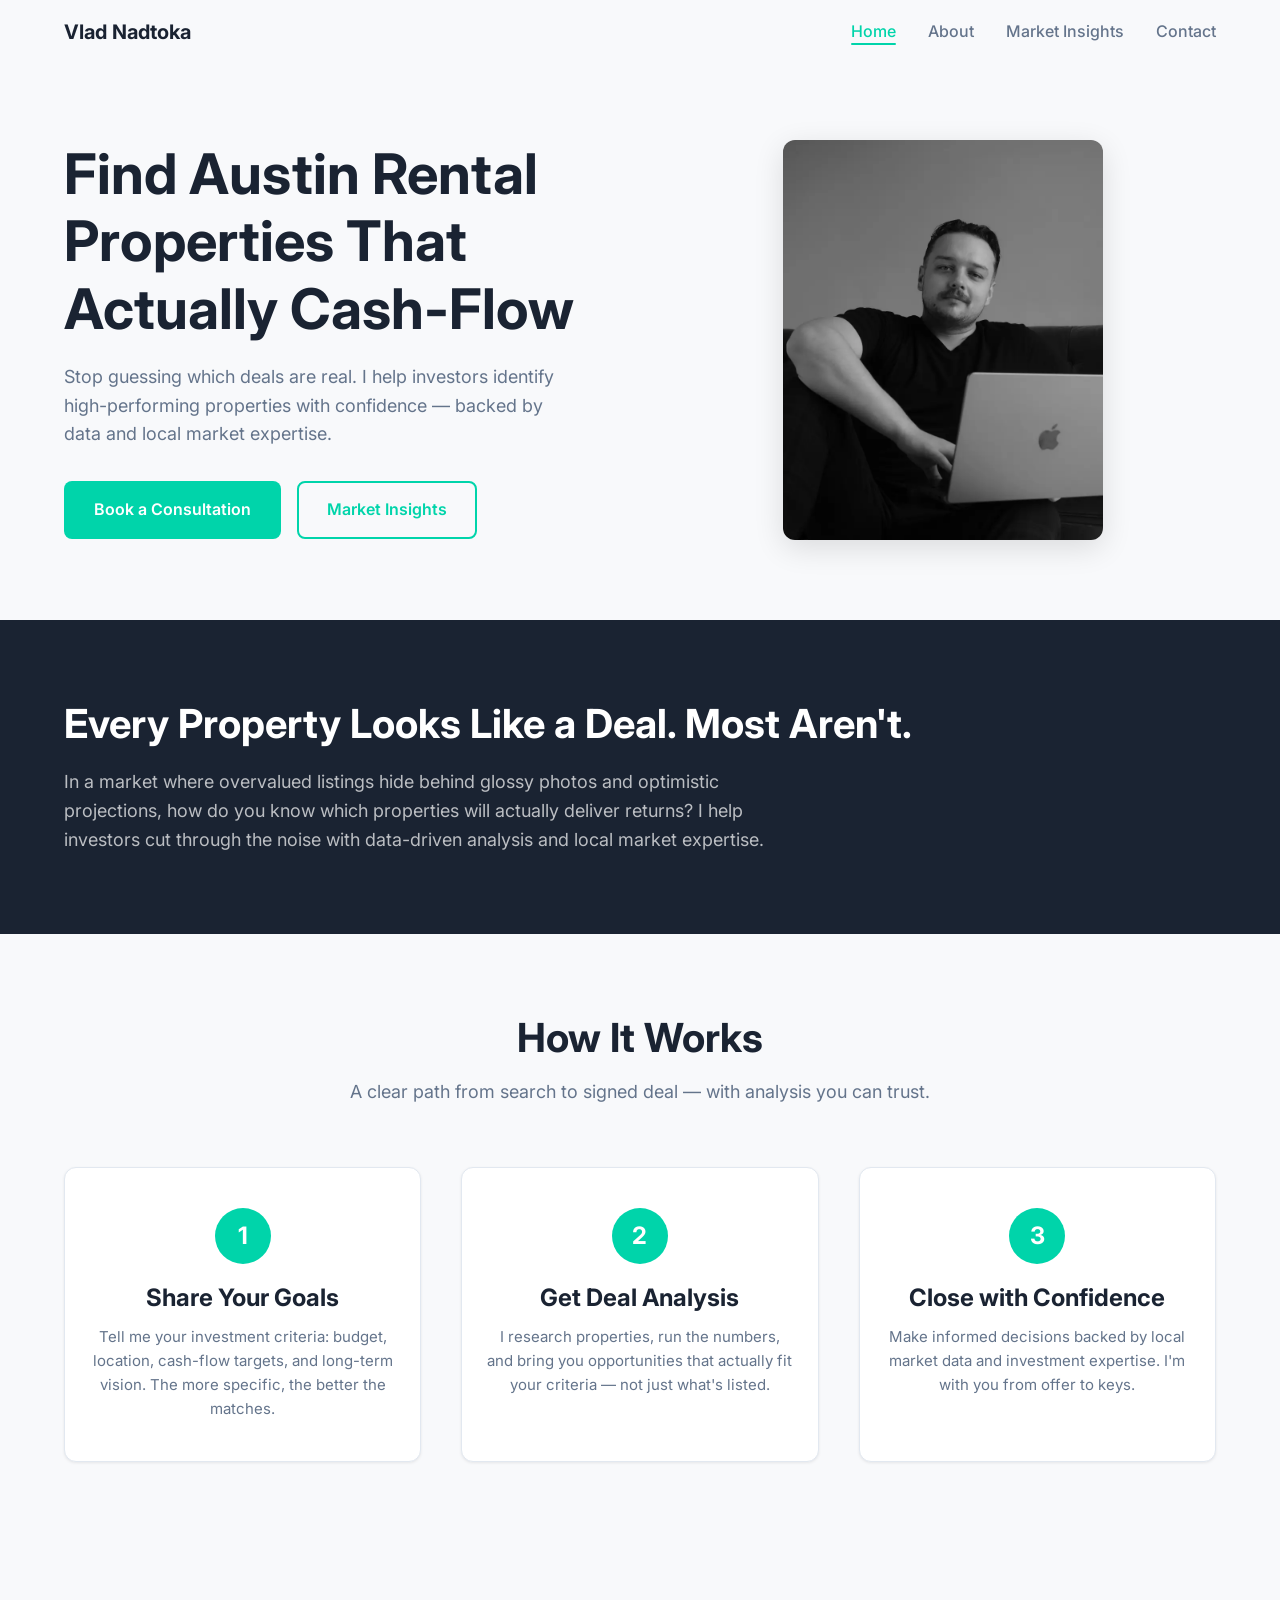
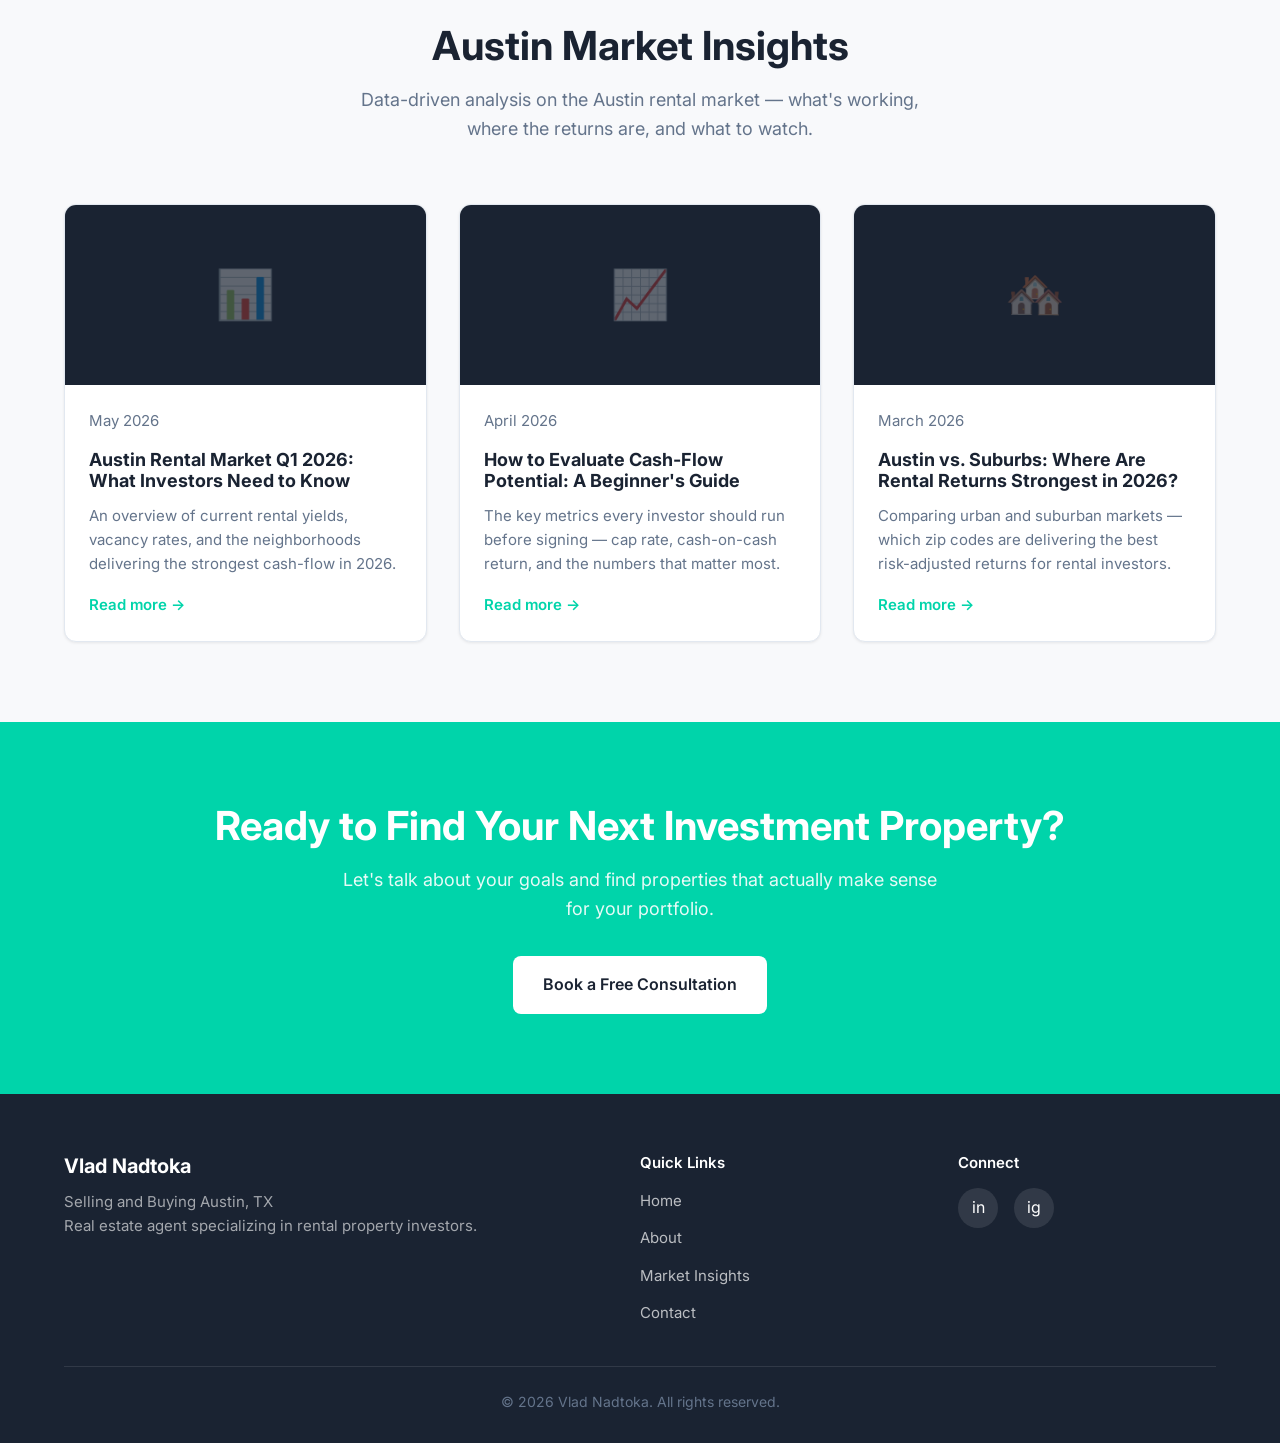
<file: index.html>
<!DOCTYPE html>
<html lang="en">
<head>
  <meta charset="UTF-8">
  <meta name="viewport" content="width=device-width, initial-scale=1.0, maximum-scale=5.0">
  <title>Vlad Nadtoka — Selling and Buying Austin, TX</title>
  <meta name="description" content="Austin real estate agent specializing in rental property investors. Find properties that actually cash-flow with data-driven analysis and local expertise.">
  <meta name="keywords" content="Austin real estate, Austin investment properties, rental property investors, cash-flow properties Austin, real estate agent Austin">
  <link rel="canonical" href="https://cloudflare-workers-autoconfig-vlad-nadtoka-realty.vnadtoka.workers.dev/">
  <meta property="og:title" content="Vlad Nadtoka — Selling and Buying Austin, TX">
  <meta property="og:description" content="Austin real estate agent specializing in rental property investors. Find properties that actually cash-flow.">
  <meta property="og:image" content="https://cloudflare-workers-autoconfig-vlad-nadtoka-realty.vnadtoka.workers.dev/images/headshot.webp">
  <meta property="og:url" content="https://cloudflare-workers-autoconfig-vlad-nadtoka-realty.vnadtoka.workers.dev/">
  <meta property="og:type" content="website">
  <meta property="og:site_name" content="Vlad Nadtoka Realty">
  <meta name="twitter:card" content="summary_large_image">
  <meta name="twitter:title" content="Vlad Nadtoka — Selling and Buying Austin, TX">
  <meta name="twitter:description" content="Austin real estate agent specializing in rental property investors. Find properties that actually cash-flow.">
  <meta name="twitter:image" content="https://cloudflare-workers-autoconfig-vlad-nadtoka-realty.vnadtoka.workers.dev/images/headshot.webp">
  <link rel="preconnect" href="https://fonts.googleapis.com">
  <link rel="preconnect" href="https://fonts.gstatic.com" crossorigin>
  <link href="https://fonts.googleapis.com/css2?family=Inter:wght@400;500;600;700&display=swap" rel="stylesheet">
  <link rel="stylesheet" href="css/styles.css">
  <script type="application/ld+json">
  {
    "@context": "https://schema.org",
    "@type": "WebSite",
    "name": "Vlad Nadtoka Realty",
    "url": "https://cloudflare-workers-autoconfig-vlad-nadtoka-realty.vnadtoka.workers.dev",
    "description": "Austin real estate agent specializing in rental property investors.",
    "potentialAction": {
      "@type": "SearchAction",
      "target": "https://cloudflare-workers-autoconfig-vlad-nadtoka-realty.vnadtoka.workers.dev/search?q={search_term_string}",
      "query-input": "required name=search_term_string"
    }
  }
  </script>
</head>
<body>
  <!-- Navigation -->
  <nav class="nav">
    <div class="container nav-inner">
      <a href="index.html" class="nav-logo">Vlad Nadtoka</a>
      <ul class="nav-links">
        <li><a href="index.html">Home</a></li>
        <li><a href="about.html">About</a></li>
        <li><a href="insights.html">Market Insights</a></li>
        <li><a href="contact.html">Contact</a></li>
      </ul>
      <div class="nav-hamburger" aria-label="Open menu">
        <span></span>
        <span></span>
        <span></span>
      </div>
    </div>
  </nav>

  <!-- Mobile Navigation -->
  <div class="mobile-nav-overlay"></div>
  <div class="mobile-nav">
    <button class="mobile-nav-close" aria-label="Close menu">×</button>
    <a href="index.html">Home</a>
    <a href="about.html">About</a>
    <a href="insights.html">Market Insights</a>
    <a href="contact.html">Contact</a>
  </div>

  <!-- Hero Section -->
  <section class="hero">
    <div class="container">
      <div class="hero-grid">
        <div class="hero-content fade-up">
          <h1>Find Austin Rental Properties That Actually Cash-Flow</h1>
          <p>Stop guessing which deals are real. I help investors identify high-performing properties with confidence — backed by data and local market expertise.</p>
          <div class="hero-buttons">
            <a href="contact.html" class="btn btn-primary">Book a Consultation</a>
            <a href="insights.html" class="btn btn-secondary">Market Insights</a>
          </div>
        </div>
        <div class="hero-image fade-up">
          <img src="images/headshot.webp" alt="Vlad Nadtoka — Austin Real Estate Agent">
        </div>
      </div>
    </div>
  </section>

  <!-- Problem Section -->
  <section class="problem-section">
    <div class="container">
      <h2 class="fade-up">Every Property Looks Like a Deal. Most Aren't.</h2>
      <p class="fade-up">In a market where overvalued listings hide behind glossy photos and optimistic projections, how do you know which properties will actually deliver returns? I help investors cut through the noise with data-driven analysis and local market expertise.</p>
    </div>
  </section>

  <!-- How It Works -->
  <section class="how-it-works">
    <div class="container">
      <div class="section-header fade-up">
        <h2>How It Works</h2>
        <p>A clear path from search to signed deal — with analysis you can trust.</p>
      </div>
      <div class="steps-grid">
        <div class="step-card fade-up">
          <div class="step-number">1</div>
          <h3>Share Your Goals</h3>
          <p>Tell me your investment criteria: budget, location, cash-flow targets, and long-term vision. The more specific, the better the matches.</p>
        </div>
        <div class="step-card fade-up">
          <div class="step-number">2</div>
          <h3>Get Deal Analysis</h3>
          <p>I research properties, run the numbers, and bring you opportunities that actually fit your criteria — not just what's listed.</p>
        </div>
        <div class="step-card fade-up">
          <div class="step-number">3</div>
          <h3>Close with Confidence</h3>
          <p>Make informed decisions backed by local market data and investment expertise. I'm with you from offer to keys.</p>
        </div>
      </div>
    </div>
  </section>

  <!-- Insights Teaser -->
  <section class="insights-teaser">
    <div class="container">
      <div class="section-header fade-up">
        <h2>Austin Market Insights</h2>
        <p>Data-driven analysis on the Austin rental market — what's working, where the returns are, and what to watch.</p>
      </div>
      <div class="insights-grid">
        <article class="insight-card fade-up">
          <div class="insight-card-image">📊</div>
          <div class="insight-card-content">
            <p class="insight-card-date">May 2026</p>
            <h3>Austin Rental Market Q1 2026: What Investors Need to Know</h3>
            <p>An overview of current rental yields, vacancy rates, and the neighborhoods delivering the strongest cash-flow in 2026.</p>
            <a href="insights.html">Read more →</a>
          </div>
        </article>
        <article class="insight-card fade-up">
          <div class="insight-card-image">📈</div>
          <div class="insight-card-content">
            <p class="insight-card-date">April 2026</p>
            <h3>How to Evaluate Cash-Flow Potential: A Beginner's Guide</h3>
            <p>The key metrics every investor should run before signing — cap rate, cash-on-cash return, and the numbers that matter most.</p>
            <a href="insights.html">Read more →</a>
          </div>
        </article>
        <article class="insight-card fade-up">
          <div class="insight-card-image">🏘️</div>
          <div class="insight-card-content">
            <p class="insight-card-date">March 2026</p>
            <h3>Austin vs. Suburbs: Where Are Rental Returns Strongest in 2026?</h3>
            <p>Comparing urban and suburban markets — which zip codes are delivering the best risk-adjusted returns for rental investors.</p>
            <a href="insights.html">Read more →</a>
          </div>
        </article>
      </div>
    </div>
  </section>

  <!-- CTA Section -->
  <section class="cta-section">
    <div class="container fade-up">
      <h2>Ready to Find Your Next Investment Property?</h2>
      <p>Let's talk about your goals and find properties that actually make sense for your portfolio.</p>
      <a href="contact.html" class="btn btn-white">Book a Free Consultation</a>
    </div>
  </section>

  <!-- Footer -->
  <footer class="footer">
    <div class="container">
      <div class="footer-grid">
        <div class="footer-brand">
          <h3>Vlad Nadtoka</h3>
          <p>Selling and Buying Austin, TX<br>Real estate agent specializing in rental property investors.</p>
        </div>
        <div class="footer-links">
          <h4>Quick Links</h4>
          <ul>
            <li><a href="index.html">Home</a></li>
            <li><a href="about.html">About</a></li>
            <li><a href="insights.html">Market Insights</a></li>
            <li><a href="contact.html">Contact</a></li>
          </ul>
        </div>
        <div class="footer-social">
          <h4>Connect</h4>
          <div class="footer-social-icons">
            <a href="#" aria-label="LinkedIn">in</a>
            <a href="#" aria-label="Instagram">ig</a>
          </div>
        </div>
      </div>
      <div class="footer-bottom">
        <p>© 2026 Vlad Nadtoka. All rights reserved.</p>
      </div>
    </div>
  </footer>

  <script src="js/main.js" defer></script>
</body>
</html>
</file>
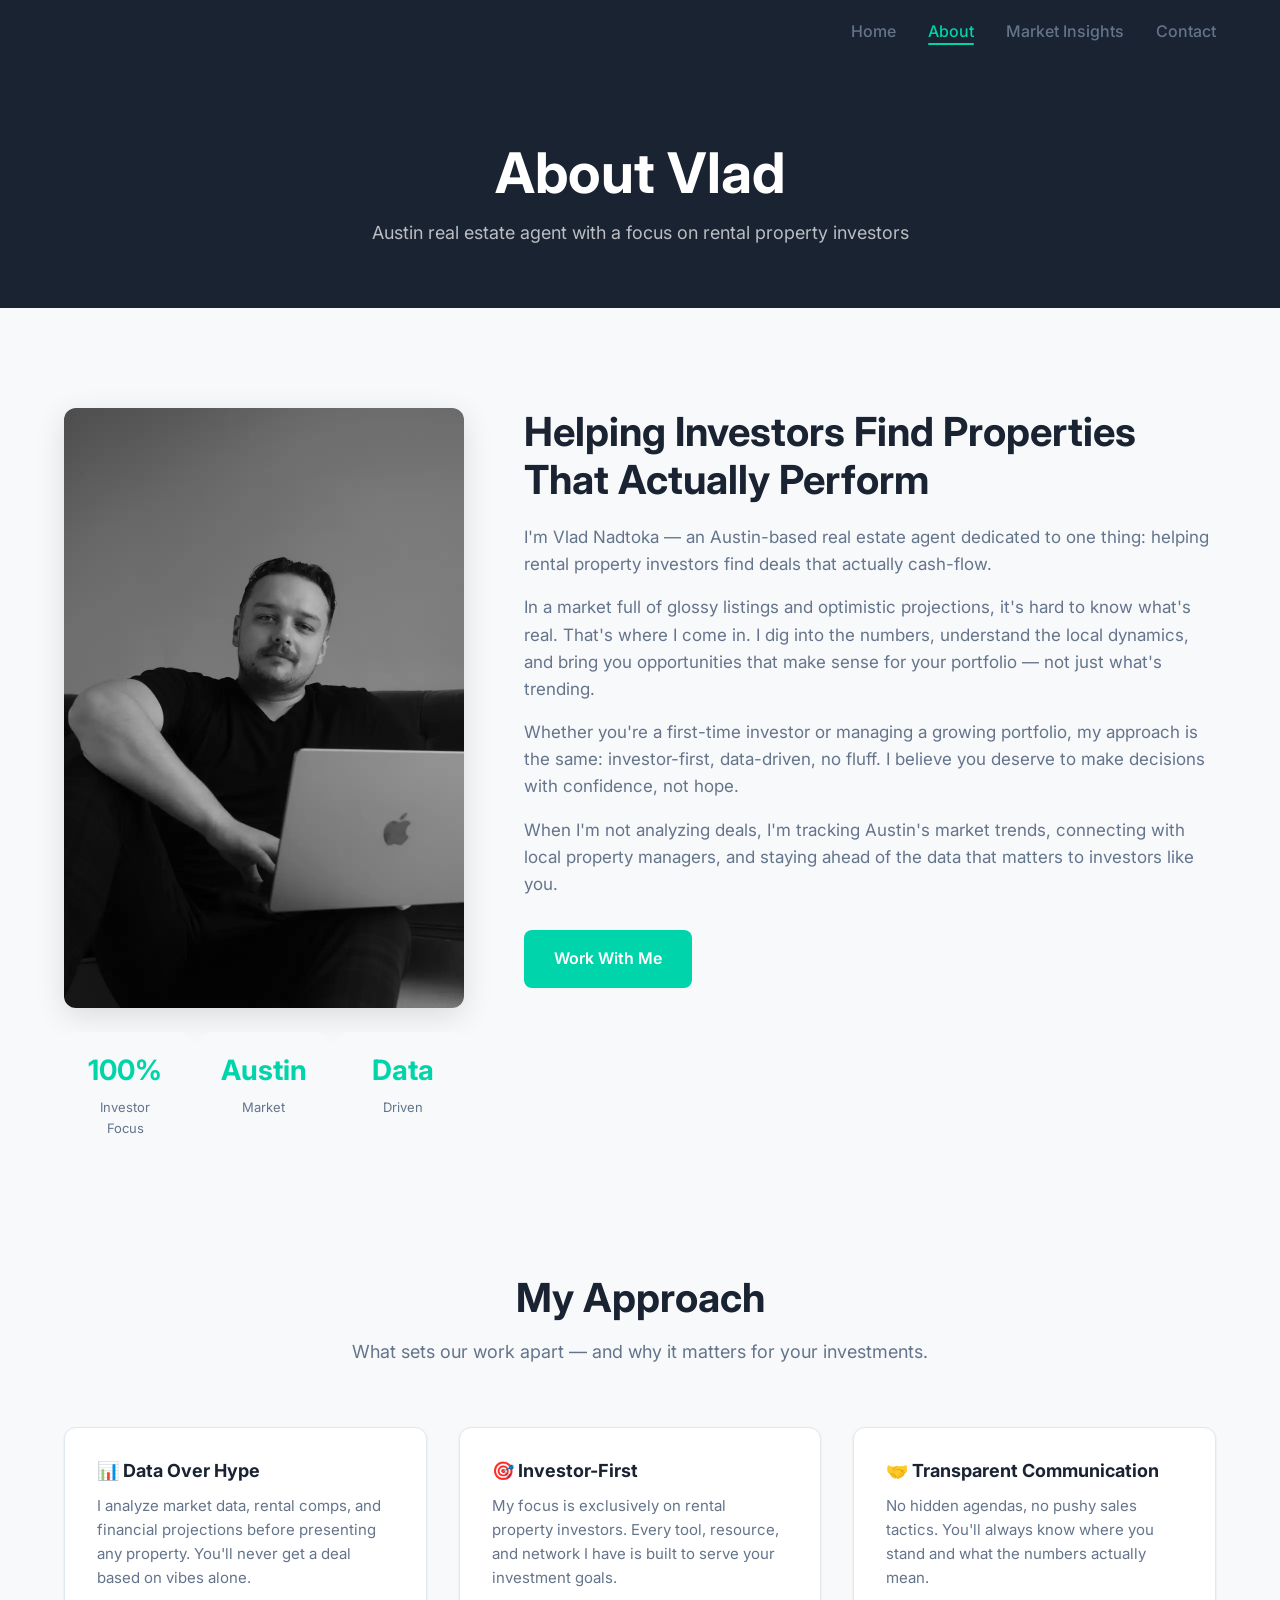
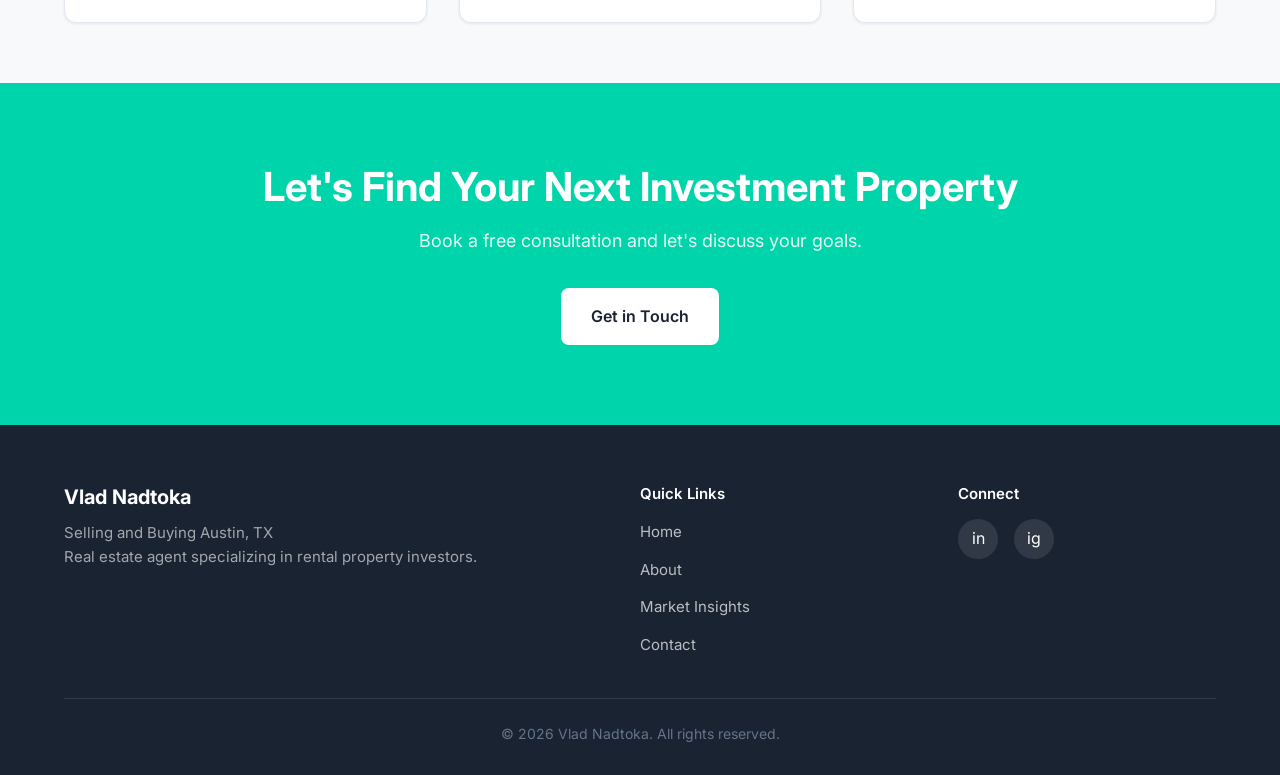
<file: about.html>
<!DOCTYPE html>
<html lang="en">
<head>
  <meta charset="UTF-8">
  <meta name="viewport" content="width=device-width, initial-scale=1.0, maximum-scale=5.0">
  <title>About — Vlad Nadtoka</title>
  <meta name="description" content="Learn about Vlad Nadtoka — Austin real estate agent specializing in helping investors find properties that actually cash-flow.">
  <meta name="keywords" content="Austin real estate agent, Vlad Nadtoka about, investment property Austin, real estate investor Austin">
  <link rel="canonical" href="https://cloudflare-workers-autoconfig-vlad-nadtoka-realty.vnadtoka.workers.dev/about.html">
  <meta property="og:title" content="About — Vlad Nadtoka">
  <meta property="og:description" content="Austin real estate agent specializing in helping investors find properties that actually cash-flow.">
  <meta property="og:image" content="https://cloudflare-workers-autoconfig-vlad-nadtoka-realty.vnadtoka.workers.dev/images/headshot.webp">
  <meta property="og:url" content="https://cloudflare-workers-autoconfig-vlad-nadtoka-realty.vnadtoka.workers.dev/about.html">
  <meta property="og:type" content="website">
  <meta property="og:site_name" content="Vlad Nadtoka Realty">
  <link rel="preconnect" href="https://fonts.googleapis.com">
  <link rel="preconnect" href="https://fonts.gstatic.com" crossorigin>
  <link href="https://fonts.googleapis.com/css2?family=Inter:wght@400;500;600;700&display=swap" rel="stylesheet">
  <link rel="stylesheet" href="css/styles.css">
</head>
<body>
  <!-- Navigation -->
  <nav class="nav scrolled">
    <div class="container nav-inner">
      <a href="index.html" class="nav-logo">Vlad Nadtoka</a>
      <ul class="nav-links">
        <li><a href="index.html">Home</a></li>
        <li><a href="about.html" class="active">About</a></li>
        <li><a href="insights.html">Market Insights</a></li>
        <li><a href="contact.html">Contact</a></li>
      </ul>
      <div class="nav-hamburger" aria-label="Open menu">
        <span></span>
        <span></span>
        <span></span>
      </div>
    </div>
  </nav>

  <!-- Mobile Navigation -->
  <div class="mobile-nav-overlay"></div>
  <div class="mobile-nav">
    <button class="mobile-nav-close" aria-label="Close menu">×</button>
    <a href="index.html">Home</a>
    <a href="about.html" class="active">About</a>
    <a href="insights.html">Market Insights</a>
    <a href="contact.html">Contact</a>
  </div>

  <!-- Page Header -->
  <section class="page-header">
    <div class="container">
      <h1>About Vlad</h1>
      <p>Austin real estate agent with a focus on rental property investors</p>
    </div>
  </section>

  <!-- About Hero -->
  <section class="about-hero">
    <div class="container">
      <div class="about-grid">
        <div class="about-image fade-up">
          <img src="images/headshot.webp" alt="Vlad Nadtoka">
          <div class="about-stats">
            <div class="stat">
              <div class="stat-value">100%</div>
              <div class="stat-label">Investor Focus</div>
            </div>
            <div class="stat">
              <div class="stat-value">Austin</div>
              <div class="stat-label">Market</div>
            </div>
            <div class="stat">
              <div class="stat-value">Data</div>
              <div class="stat-label">Driven</div>
            </div>
          </div>
        </div>
        <div class="about-content fade-up">
          <h2>Helping Investors Find Properties That Actually Perform</h2>
          <p>I'm Vlad Nadtoka — an Austin-based real estate agent dedicated to one thing: helping rental property investors find deals that actually cash-flow.</p>
          <p>In a market full of glossy listings and optimistic projections, it's hard to know what's real. That's where I come in. I dig into the numbers, understand the local dynamics, and bring you opportunities that make sense for your portfolio — not just what's trending.</p>
          <p>Whether you're a first-time investor or managing a growing portfolio, my approach is the same: investor-first, data-driven, no fluff. I believe you deserve to make decisions with confidence, not hope.</p>
          <p>When I'm not analyzing deals, I'm tracking Austin's market trends, connecting with local property managers, and staying ahead of the data that matters to investors like you.</p>
          <div style="margin-top: 32px;">
            <a href="contact.html" class="btn btn-primary">Work With Me</a>
          </div>
        </div>
      </div>
    </div>
  </section>

  <!-- Values Section -->
  <section class="values-section">
    <div class="container">
      <div class="section-header fade-up">
        <h2>My Approach</h2>
        <p>What sets our work apart — and why it matters for your investments.</p>
      </div>
      <div class="values-grid">
        <div class="value-card fade-up">
          <h3>📊 Data Over Hype</h3>
          <p>I analyze market data, rental comps, and financial projections before presenting any property. You'll never get a deal based on vibes alone.</p>
        </div>
        <div class="value-card fade-up">
          <h3>🎯 Investor-First</h3>
          <p>My focus is exclusively on rental property investors. Every tool, resource, and network I have is built to serve your investment goals.</p>
        </div>
        <div class="value-card fade-up">
          <h3>🤝 Transparent Communication</h3>
          <p>No hidden agendas, no pushy sales tactics. You'll always know where you stand and what the numbers actually mean.</p>
        </div>
      </div>
    </div>
  </section>

  <!-- CTA -->
  <section class="cta-section">
    <div class="container fade-up">
      <h2>Let's Find Your Next Investment Property</h2>
      <p>Book a free consultation and let's discuss your goals.</p>
      <a href="contact.html" class="btn btn-white">Get in Touch</a>
    </div>
  </section>

  <!-- Footer -->
  <footer class="footer">
    <div class="container">
      <div class="footer-grid">
        <div class="footer-brand">
          <h3>Vlad Nadtoka</h3>
          <p>Selling and Buying Austin, TX<br>Real estate agent specializing in rental property investors.</p>
        </div>
        <div class="footer-links">
          <h4>Quick Links</h4>
          <ul>
            <li><a href="index.html">Home</a></li>
            <li><a href="about.html">About</a></li>
            <li><a href="insights.html">Market Insights</a></li>
            <li><a href="contact.html">Contact</a></li>
          </ul>
        </div>
        <div class="footer-social">
          <h4>Connect</h4>
          <div class="footer-social-icons">
            <a href="#" aria-label="LinkedIn">in</a>
            <a href="#" aria-label="Instagram">ig</a>
          </div>
        </div>
      </div>
      <div class="footer-bottom">
        <p>© 2026 Vlad Nadtoka. All rights reserved.</p>
      </div>
    </div>
  </footer>

  <script src="js/main.js" defer></script>
</body>
</html>
</file>
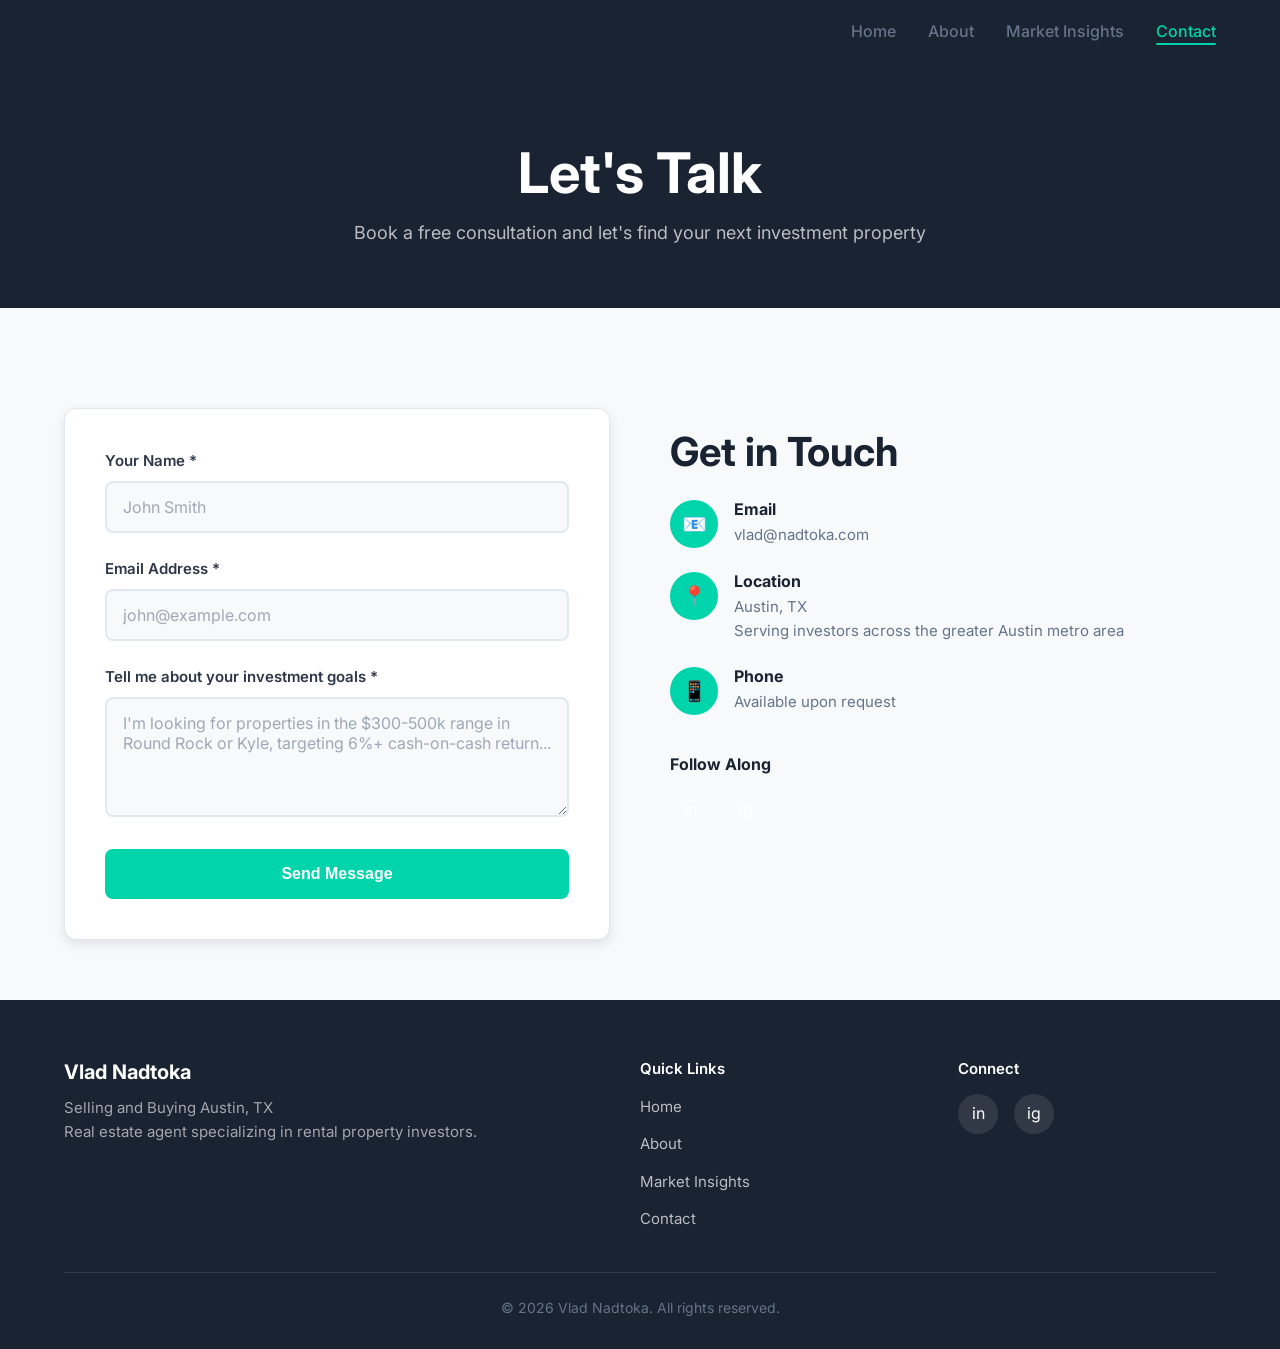
<file: contact.html>
<!DOCTYPE html>
<html lang="en">
<head>
  <meta charset="UTF-8">
  <meta name="viewport" content="width=device-width, initial-scale=1.0, maximum-scale=5.0">
  <title>Contact — Vlad Nadtoka</title>
  <meta name="description" content="Contact Vlad Nadtoka — Austin real estate agent specializing in rental property investments. Book a free consultation today.">
  <meta name="keywords" content="contact Vlad Nadtoka, Austin real estate agent, investment property consultation Austin">
  <link rel="canonical" href="https://cloudflare-workers-autoconfig-vlad-nadtoka-realty.vnadtoka.workers.dev/contact.html">
  <meta property="og:title" content="Contact — Vlad Nadtoka">
  <meta property="og:description" content="Contact Vlad Nadtoka — Austin real estate agent specializing in rental property investments.">
  <meta property="og:image" content="https://cloudflare-workers-autoconfig-vlad-nadtoka-realty.vnadtoka.workers.dev/images/headshot.webp">
  <meta property="og:url" content="https://cloudflare-workers-autoconfig-vlad-nadtoka-realty.vnadtoka.workers.dev/contact.html">
  <meta property="og:type" content="website">
  <meta property="og:site_name" content="Vlad Nadtoka Realty">
  <link rel="preconnect" href="https://fonts.googleapis.com">
  <link rel="preconnect" href="https://fonts.gstatic.com" crossorigin>
  <link href="https://fonts.googleapis.com/css2?family=Inter:wght@400;500;600;700&display=swap" rel="stylesheet">
  <link rel="stylesheet" href="css/styles.css">
</head>
<body>
  <!-- Navigation -->
  <nav class="nav scrolled">
    <div class="container nav-inner">
      <a href="index.html" class="nav-logo">Vlad Nadtoka</a>
      <ul class="nav-links">
        <li><a href="index.html">Home</a></li>
        <li><a href="about.html">About</a></li>
        <li><a href="insights.html">Market Insights</a></li>
        <li><a href="contact.html" class="active">Contact</a></li>
      </ul>
      <div class="nav-hamburger" aria-label="Open menu">
        <span></span>
        <span></span>
        <span></span>
      </div>
    </div>
  </nav>

  <!-- Mobile Navigation -->
  <div class="mobile-nav-overlay"></div>
  <div class="mobile-nav">
    <button class="mobile-nav-close" aria-label="Close menu">×</button>
    <a href="index.html">Home</a>
    <a href="about.html">About</a>
    <a href="insights.html">Market Insights</a>
    <a href="contact.html" class="active">Contact</a>
  </div>

  <!-- Page Header -->
  <section class="page-header">
    <div class="container">
      <h1>Let's Talk</h1>
      <p>Book a free consultation and let's find your next investment property</p>
    </div>
  </section>

  <!-- Contact Page -->
  <section class="contact-page">
    <div class="container">
      <div class="contact-grid">
        <div class="fade-up">
          <div class="form-success">Thanks for reaching out! I'll get back to you within 24 hours.</div>
          <form class="contact-form" id="contact-form" novalidate>
            <div class="form-group">
              <label for="name">Your Name *</label>
              <input type="text" id="name" name="name" placeholder="John Smith" required>
              <p class="form-error">Please enter your name.</p>
            </div>
            <div class="form-group">
              <label for="email">Email Address *</label>
              <input type="email" id="email" name="email" placeholder="john@example.com" required>
              <p class="form-error">Please enter a valid email address.</p>
            </div>
            <div class="form-group">
              <label for="goals">Tell me about your investment goals *</label>
              <textarea id="goals" name="goals" placeholder="I'm looking for properties in the $300-500k range in Round Rock or Kyle, targeting 6%+ cash-on-cash return..." required></textarea>
              <p class="form-error">Please tell me about your investment goals.</p>
            </div>
            <button type="submit" class="btn btn-primary" style="width: 100%;">Send Message</button>
          </form>
        </div>
        <div class="contact-info fade-up">
          <h2>Get in Touch</h2>
          <div class="contact-info-item">
            <div class="contact-info-icon">📧</div>
            <div class="contact-info-text">
              <h4>Email</h4>
              <p>vlad@nadtoka.com</p>
            </div>
          </div>
          <div class="contact-info-item">
            <div class="contact-info-icon">📍</div>
            <div class="contact-info-text">
              <h4>Location</h4>
              <p>Austin, TX<br>Serving investors across the greater Austin metro area</p>
            </div>
          </div>
          <div class="contact-info-item">
            <div class="contact-info-icon">📱</div>
            <div class="contact-info-text">
              <h4>Phone</h4>
              <p>Available upon request</p>
            </div>
          </div>
          <div class="contact-info-social">
            <h4>Follow Along</h4>
            <div class="footer-social-icons">
              <a href="#" aria-label="LinkedIn">in</a>
              <a href="#" aria-label="Instagram">ig</a>
            </div>
          </div>
        </div>
      </div>
    </div>
  </section>

  <!-- Footer -->
  <footer class="footer">
    <div class="container">
      <div class="footer-grid">
        <div class="footer-brand">
          <h3>Vlad Nadtoka</h3>
          <p>Selling and Buying Austin, TX<br>Real estate agent specializing in rental property investors.</p>
        </div>
        <div class="footer-links">
          <h4>Quick Links</h4>
          <ul>
            <li><a href="index.html">Home</a></li>
            <li><a href="about.html">About</a></li>
            <li><a href="insights.html">Market Insights</a></li>
            <li><a href="contact.html">Contact</a></li>
          </ul>
        </div>
        <div class="footer-social">
          <h4>Connect</h4>
          <div class="footer-social-icons">
            <a href="#" aria-label="LinkedIn">in</a>
            <a href="#" aria-label="Instagram">ig</a>
          </div>
        </div>
      </div>
      <div class="footer-bottom">
        <p>© 2026 Vlad Nadtoka. All rights reserved.</p>
      </div>
    </div>
  </footer>

  <script src="js/main.js" defer></script>
</body>
</html>
</file>
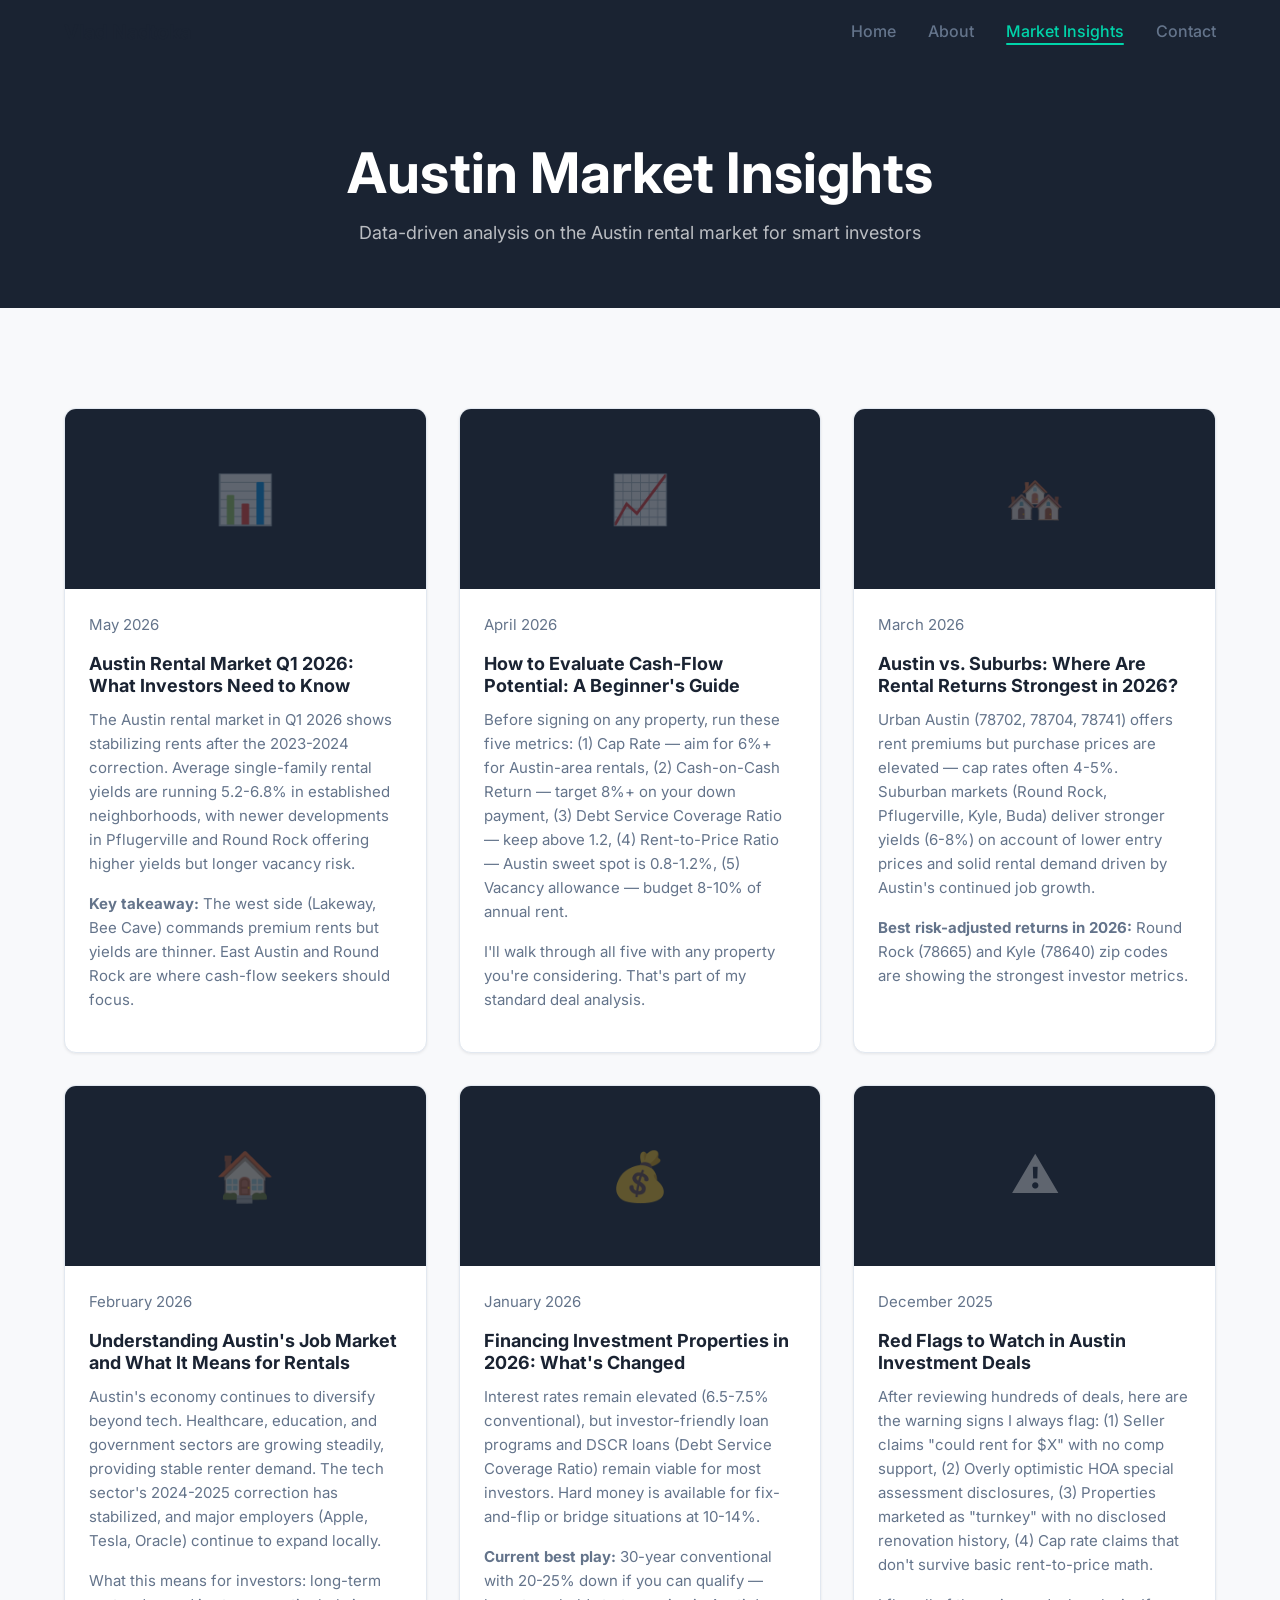
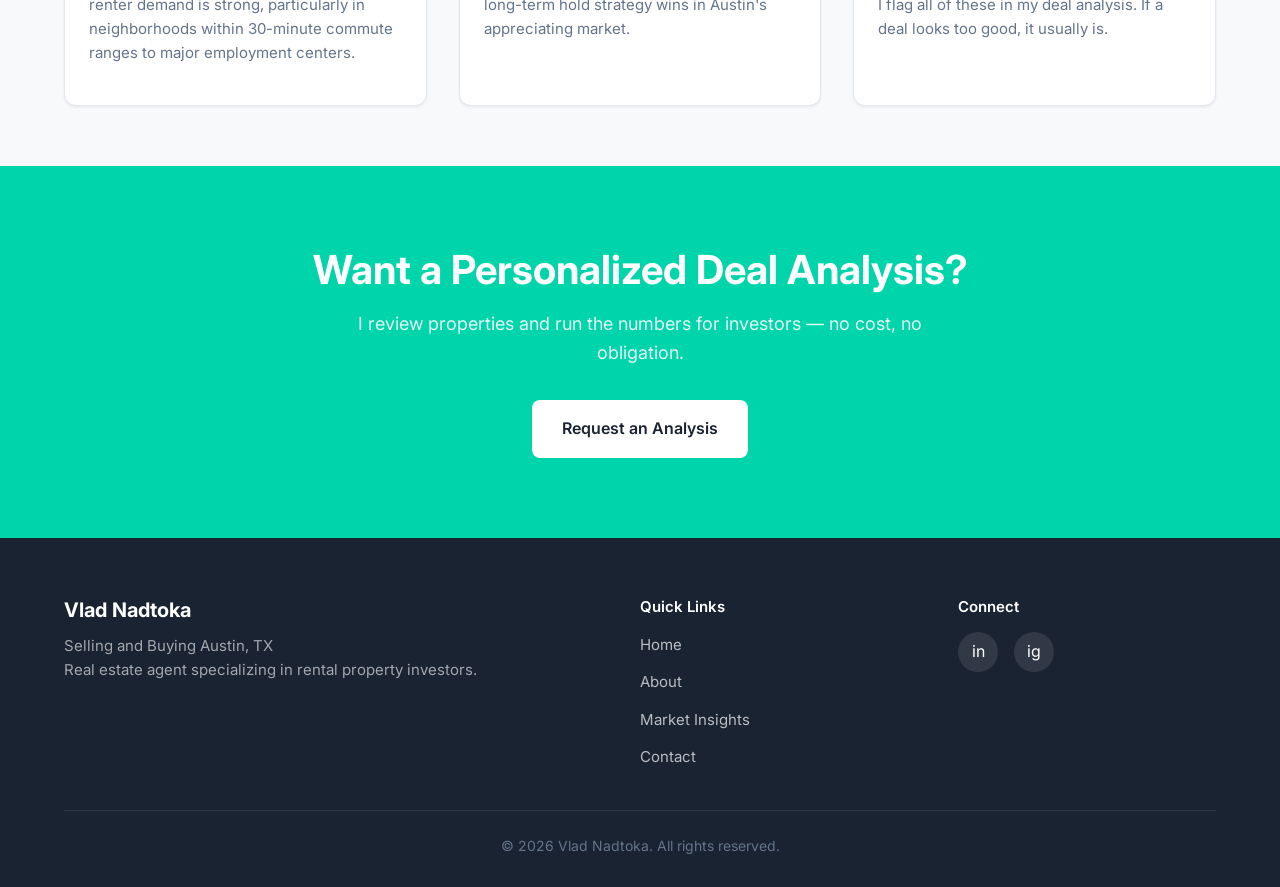
<file: insights.html>
<!DOCTYPE html>
<html lang="en">
<head>
  <meta charset="UTF-8">
  <meta name="viewport" content="width=device-width, initial-scale=1.0, maximum-scale=5.0">
  <title>Market Insights — Vlad Nadtoka</title>
  <meta name="description" content="Austin rental market analysis, investment property insights, and data-driven guides for rental property investors.">
  <meta name="keywords" content="Austin rental market, investment property insights, Austin real estate data, cash flow properties, rental yields Austin">
  <link rel="canonical" href="https://cloudflare-workers-autoconfig-vlad-nadtoka-realty.vnadtoka.workers.dev/insights.html">
  <meta property="og:title" content="Market Insights — Vlad Nadtoka">
  <meta property="og:description" content="Austin rental market analysis and investment property insights for rental investors.">
  <meta property="og:image" content="https://cloudflare-workers-autoconfig-vlad-nadtoka-realty.vnadtoka.workers.dev/images/headshot.webp">
  <meta property="og:url" content="https://cloudflare-workers-autoconfig-vlad-nadtoka-realty.vnadtoka.workers.dev/insights.html">
  <meta property="og:type" content="website">
  <meta property="og:site_name" content="Vlad Nadtoka Realty">
  <link rel="preconnect" href="https://fonts.googleapis.com">
  <link rel="preconnect" href="https://fonts.gstatic.com" crossorigin>
  <link href="https://fonts.googleapis.com/css2?family=Inter:wght@400;500;600;700&display=swap" rel="stylesheet">
  <link rel="stylesheet" href="css/styles.css">
</head>
<body>
  <!-- Navigation -->
  <nav class="nav scrolled">
    <div class="container nav-inner">
      <a href="index.html" class="nav-logo">Vlad Nadtoka</a>
      <ul class="nav-links">
        <li><a href="index.html">Home</a></li>
        <li><a href="about.html">About</a></li>
        <li><a href="insights.html" class="active">Market Insights</a></li>
        <li><a href="contact.html">Contact</a></li>
      </ul>
      <div class="nav-hamburger" aria-label="Open menu">
        <span></span>
        <span></span>
        <span></span>
      </div>
    </div>
  </nav>

  <!-- Mobile Navigation -->
  <div class="mobile-nav-overlay"></div>
  <div class="mobile-nav">
    <button class="mobile-nav-close" aria-label="Close menu">×</button>
    <a href="index.html">Home</a>
    <a href="about.html">About</a>
    <a href="insights.html" class="active">Market Insights</a>
    <a href="contact.html">Contact</a>
  </div>

  <!-- Page Header -->
  <section class="page-header">
    <div class="container">
      <h1>Austin Market Insights</h1>
      <p>Data-driven analysis on the Austin rental market for smart investors</p>
    </div>
  </section>

  <!-- Insights Page -->
  <section class="insights-page">
    <div class="container">
      <div class="insights-full-grid">
        <article class="insight-card fade-up">
          <div class="insight-card-image">📊</div>
          <div class="insight-card-content">
            <p class="insight-card-date">May 2026</p>
            <h3>Austin Rental Market Q1 2026: What Investors Need to Know</h3>
            <p>The Austin rental market in Q1 2026 shows stabilizing rents after the 2023-2024 correction. Average single-family rental yields are running 5.2-6.8% in established neighborhoods, with newer developments in Pflugerville and Round Rock offering higher yields but longer vacancy risk.</p>
            <p style="margin-top: 12px;"><strong>Key takeaway:</strong> The west side (Lakeway, Bee Cave) commands premium rents but yields are thinner. East Austin and Round Rock are where cash-flow seekers should focus.</p>
          </div>
        </article>
        <article class="insight-card fade-up">
          <div class="insight-card-image">📈</div>
          <div class="insight-card-content">
            <p class="insight-card-date">April 2026</p>
            <h3>How to Evaluate Cash-Flow Potential: A Beginner's Guide</h3>
            <p>Before signing on any property, run these five metrics: (1) Cap Rate — aim for 6%+ for Austin-area rentals, (2) Cash-on-Cash Return — target 8%+ on your down payment, (3) Debt Service Coverage Ratio — keep above 1.2, (4) Rent-to-Price Ratio — Austin sweet spot is 0.8-1.2%, (5) Vacancy allowance — budget 8-10% of annual rent.</p>
            <p style="margin-top: 12px;">I'll walk through all five with any property you're considering. That's part of my standard deal analysis.</p>
          </div>
        </article>
        <article class="insight-card fade-up">
          <div class="insight-card-image">🏘️</div>
          <div class="insight-card-content">
            <p class="insight-card-date">March 2026</p>
            <h3>Austin vs. Suburbs: Where Are Rental Returns Strongest in 2026?</h3>
            <p>Urban Austin (78702, 78704, 78741) offers rent premiums but purchase prices are elevated — cap rates often 4-5%. Suburban markets (Round Rock, Pflugerville, Kyle, Buda) deliver stronger yields (6-8%) on account of lower entry prices and solid rental demand driven by Austin's continued job growth.</p>
            <p style="margin-top: 12px;"><strong>Best risk-adjusted returns in 2026:</strong> Round Rock (78665) and Kyle (78640) zip codes are showing the strongest investor metrics.</p>
          </div>
        </article>
        <article class="insight-card fade-up">
          <div class="insight-card-image">🏠</div>
          <div class="insight-card-content">
            <p class="insight-card-date">February 2026</p>
            <h3>Understanding Austin's Job Market and What It Means for Rentals</h3>
            <p>Austin's economy continues to diversify beyond tech. Healthcare, education, and government sectors are growing steadily, providing stable renter demand. The tech sector's 2024-2025 correction has stabilized, and major employers (Apple, Tesla, Oracle) continue to expand locally.</p>
            <p style="margin-top: 12px;">What this means for investors: long-term renter demand is strong, particularly in neighborhoods within 30-minute commute ranges to major employment centers.</p>
          </div>
        </article>
        <article class="insight-card fade-up">
          <div class="insight-card-image">💰</div>
          <div class="insight-card-content">
            <p class="insight-card-date">January 2026</p>
            <h3>Financing Investment Properties in 2026: What's Changed</h3>
            <p>Interest rates remain elevated (6.5-7.5% conventional), but investor-friendly loan programs and DSCR loans (Debt Service Coverage Ratio) remain viable for most investors. Hard money is available for fix-and-flip or bridge situations at 10-14%.</p>
            <p style="margin-top: 12px;"><strong>Current best play:</strong> 30-year conventional with 20-25% down if you can qualify — long-term hold strategy wins in Austin's appreciating market.</p>
          </div>
        </article>
        <article class="insight-card fade-up">
          <div class="insight-card-image">⚠️</div>
          <div class="insight-card-content">
            <p class="insight-card-date">December 2025</p>
            <h3>Red Flags to Watch in Austin Investment Deals</h3>
            <p>After reviewing hundreds of deals, here are the warning signs I always flag: (1) Seller claims "could rent for $X" with no comp support, (2) Overly optimistic HOA special assessment disclosures, (3) Properties marketed as "turnkey" with no disclosed renovation history, (4) Cap rate claims that don't survive basic rent-to-price math.</p>
            <p style="margin-top: 12px;">I flag all of these in my deal analysis. If a deal looks too good, it usually is.</p>
          </div>
        </article>
      </div>
    </div>
  </section>

  <!-- CTA -->
  <section class="cta-section">
    <div class="container fade-up">
      <h2>Want a Personalized Deal Analysis?</h2>
      <p>I review properties and run the numbers for investors — no cost, no obligation.</p>
      <a href="contact.html" class="btn btn-white">Request an Analysis</a>
    </div>
  </section>

  <!-- Footer -->
  <footer class="footer">
    <div class="container">
      <div class="footer-grid">
        <div class="footer-brand">
          <h3>Vlad Nadtoka</h3>
          <p>Selling and Buying Austin, TX<br>Real estate agent specializing in rental property investors.</p>
        </div>
        <div class="footer-links">
          <h4>Quick Links</h4>
          <ul>
            <li><a href="index.html">Home</a></li>
            <li><a href="about.html">About</a></li>
            <li><a href="insights.html">Market Insights</a></li>
            <li><a href="contact.html">Contact</a></li>
          </ul>
        </div>
        <div class="footer-social">
          <h4>Connect</h4>
          <div class="footer-social-icons">
            <a href="#" aria-label="LinkedIn">in</a>
            <a href="#" aria-label="Instagram">ig</a>
          </div>
        </div>
      </div>
      <div class="footer-bottom">
        <p>© 2026 Vlad Nadtoka. All rights reserved.</p>
      </div>
    </div>
  </footer>

  <script src="js/main.js" defer></script>
</body>
</html>
</file>
<file: css/styles.css>
/* ===========================
   CSS — Vlad Nadtoka Realty
   Tech-forward, clean design
   =========================== */

/* --- Variables --- */
:root {
  --color-primary: #1a2332;
  --color-accent: #00d4aa;
  --color-accent-dark: #00b894;
  --color-bg: #f8f9fb;
  --color-surface: #ffffff;
  --color-text: #2d3748;
  --color-text-secondary: #64748b;
  --color-border: #e2e8f0;
  --font-family: 'Inter', system-ui, -apple-system, sans-serif;
  --container-max: 1200px;
  --radius: 12px;
  --radius-sm: 8px;
  --transition: 200ms ease;
  --shadow-sm: 0 1px 3px rgba(0,0,0,0.08);
  --shadow-md: 0 4px 12px rgba(0,0,0,0.10);
  --shadow-lg: 0 8px 30px rgba(0,0,0,0.12);
}

/* --- Reset & Base --- */
*, *::before, *::after { box-sizing: border-box; margin: 0; padding: 0; }

html { scroll-behavior: smooth; font-size: 16px; }

body {
  font-family: var(--font-family);
  color: var(--color-text);
  background: var(--color-bg);
  line-height: 1.6;
  -webkit-font-smoothing: antialiased;
}

img { max-width: 100%; height: auto; display: block; }
a { color: inherit; text-decoration: none; }
ul { list-style: none; }

/* --- Typography --- */
h1, h2, h3, h4, h5, h6 {
  font-weight: 700;
  line-height: 1.2;
  color: var(--color-primary);
}

h1 { font-size: clamp(2rem, 5vw, 3.5rem); }
h2 { font-size: clamp(1.75rem, 4vw, 2.5rem); }
h3 { font-size: clamp(1.25rem, 3vw, 1.5rem); }

p { color: var(--color-text-secondary); }

/* --- Container --- */
.container {
  width: 100%;
  max-width: var(--container-max);
  margin: 0 auto;
  padding: 0 24px;
}

/* --- Buttons --- */
.btn {
  display: inline-flex;
  align-items: center;
  justify-content: center;
  gap: 8px;
  padding: 14px 28px;
  border-radius: var(--radius-sm);
  font-weight: 600;
  font-size: 1rem;
  cursor: pointer;
  border: 2px solid transparent;
  transition: all var(--transition);
  white-space: nowrap;
}

.btn-primary {
  background: var(--color-accent);
  color: #fff;
}
.btn-primary:hover {
  background: var(--color-accent-dark);
  transform: translateY(-2px);
  box-shadow: var(--shadow-md);
}

.btn-secondary {
  background: transparent;
  border-color: var(--color-accent);
  color: var(--color-accent);
}
.btn-secondary:hover {
  background: var(--color-accent);
  color: #fff;
}

.btn-white {
  background: #fff;
  color: var(--color-primary);
}
.btn-white:hover {
  background: var(--color-bg);
  transform: translateY(-2px);
}

/* --- Navigation --- */
.nav {
  position: fixed;
  top: 0;
  left: 0;
  right: 0;
  z-index: 100;
  padding: 16px 0;
  transition: all var(--transition);
}

.nav.scrolled {
  background: rgba(255,255,255,0.95);
  backdrop-filter: blur(10px);
  box-shadow: var(--shadow-sm);
}

.nav-inner {
  display: flex;
  align-items: center;
  justify-content: space-between;
}

.nav-logo {
  font-size: 1.25rem;
  font-weight: 700;
  color: var(--color-primary);
}

.nav-links {
  display: flex;
  gap: 32px;
}

.nav-links a {
  font-weight: 500;
  color: var(--color-text-secondary);
  transition: color var(--transition);
  position: relative;
}

.nav-links a:hover,
.nav-links a.active {
  color: var(--color-accent);
}

.nav-links a.active::after {
  content: '';
  position: absolute;
  bottom: -4px;
  left: 0;
  right: 0;
  height: 2px;
  background: var(--color-accent);
  border-radius: 2px;
}

.nav-hamburger {
  display: none;
  flex-direction: column;
  gap: 5px;
  cursor: pointer;
  padding: 4px;
}

.nav-hamburger span {
  display: block;
  width: 24px;
  height: 2px;
  background: var(--color-primary);
  transition: all var(--transition);
}

/* Mobile Nav */
.mobile-nav {
  display: none;
  position: fixed;
  top: 0;
  right: -100%;
  width: 280px;
  height: 100vh;
  background: var(--color-surface);
  box-shadow: var(--shadow-lg);
  z-index: 200;
  padding: 80px 32px 32px;
  transition: right 0.3s ease;
}

.mobile-nav.open {
  display: block;
  right: 0;
}

/* Desktop: nav always visible */
@media (min-width: 769px) {
  .mobile-nav {
    display: none !important;
  }
  .mobile-nav-overlay {
    display: none !important;
  }
}

.mobile-nav a {
  display: block;
  padding: 16px 0;
  font-size: 1.125rem;
  font-weight: 500;
  color: var(--color-text);
  border-bottom: 1px solid var(--color-border);
}

.mobile-nav a:hover,
.mobile-nav a.active { color: var(--color-accent); }

.mobile-nav-overlay {
  display: none;
  position: fixed;
  inset: 0;
  background: rgba(0,0,0,0.5);
  z-index: 150;
  opacity: 0;
  transition: opacity 0.3s ease;
  pointer-events: none;
}

.mobile-nav-overlay.open {
  display: block;
  opacity: 1;
  pointer-events: auto;
}

.mobile-nav-close {
  position: absolute;
  top: 20px;
  right: 20px;
  background: none;
  border: none;
  font-size: 1.5rem;
  cursor: pointer;
  color: var(--color-text-secondary);
}

/* --- Hero Section --- */
.hero {
  padding: 140px 0 80px;
  background: var(--color-bg);
}

.hero-grid {
  display: grid;
  grid-template-columns: 1fr 1fr;
  gap: 60px;
  align-items: center;
}

.hero-content h1 {
  margin-bottom: 20px;
}

.hero-content p {
  font-size: 1.125rem;
  margin-bottom: 32px;
  max-width: 500px;
}

.hero-buttons {
  display: flex;
  gap: 16px;
  flex-wrap: wrap;
}

.hero-image {
  display: flex;
  justify-content: center;
}

.hero-image img {
  width: 320px;
  height: 400px;
  object-fit: cover;
  border-radius: var(--radius);
  box-shadow: var(--shadow-lg);
}

/* --- Problem Section --- */
.problem-section {
  background: var(--color-primary);
  padding: 80px 0;
}

.problem-section h2 {
  color: #fff;
  margin-bottom: 20px;
}

.problem-section p {
  color: rgba(255,255,255,0.7);
  font-size: 1.125rem;
  max-width: 700px;
}

/* --- How It Works --- */
.how-it-works {
  padding: 80px 0;
}

.section-header {
  text-align: center;
  margin-bottom: 60px;
}

.section-header h2 {
  margin-bottom: 16px;
}

.section-header p {
  max-width: 600px;
  margin: 0 auto;
  font-size: 1.125rem;
}

.steps-grid {
  display: grid;
  grid-template-columns: repeat(3, 1fr);
  gap: 40px;
}

.step-card {
  text-align: center;
  padding: 40px 24px;
  background: var(--color-surface);
  border-radius: var(--radius);
  box-shadow: var(--shadow-sm);
  border: 1px solid var(--color-border);
  transition: all var(--transition);
}

.step-card:hover {
  transform: translateY(-4px);
  box-shadow: var(--shadow-md);
}

.step-number {
  width: 56px;
  height: 56px;
  background: var(--color-accent);
  color: #fff;
  border-radius: 50%;
  display: flex;
  align-items: center;
  justify-content: center;
  font-size: 1.5rem;
  font-weight: 700;
  margin: 0 auto 20px;
}

.step-card h3 {
  margin-bottom: 12px;
}

.step-card p {
  font-size: 0.9375rem;
}

/* --- Insights Teaser --- */
.insights-teaser {
  padding: 80px 0;
  background: var(--color-bg);
}

.insights-grid {
  display: grid;
  grid-template-columns: repeat(3, 1fr);
  gap: 32px;
}

.insight-card {
  background: var(--color-surface);
  border-radius: var(--radius);
  overflow: hidden;
  box-shadow: var(--shadow-sm);
  border: 1px solid var(--color-border);
  transition: all var(--transition);
}

.insight-card:hover {
  transform: translateY(-4px);
  box-shadow: var(--shadow-md);
}

.insight-card-image {
  height: 180px;
  background: var(--color-primary);
  display: flex;
  align-items: center;
  justify-content: center;
  color: rgba(255,255,255,0.3);
  font-size: 3rem;
}

.insight-card-content {
  padding: 24px;
}

.insight-card-date {
  font-size: 0.8125rem;
  color: var(--color-text-secondary);
  margin-bottom: 8px;
}

.insight-card h3 {
  font-size: 1.125rem;
  margin-bottom: 12px;
  color: var(--color-primary);
}

.insight-card p {
  font-size: 0.9375rem;
  margin-bottom: 16px;
}

.insight-card a {
  color: var(--color-accent);
  font-weight: 600;
  font-size: 0.9375rem;
}

.insight-card a:hover {
  text-decoration: underline;
}

/* --- CTA Section --- */
.cta-section {
  background: var(--color-accent);
  padding: 80px 0;
  text-align: center;
}

.cta-section h2 {
  color: #fff;
  margin-bottom: 16px;
}

.cta-section p {
  color: rgba(255,255,255,0.9);
  font-size: 1.125rem;
  margin-bottom: 32px;
  max-width: 600px;
  margin-left: auto;
  margin-right: auto;
}

/* --- Footer --- */
.footer {
  background: var(--color-primary);
  padding: 60px 0 30px;
  color: rgba(255,255,255,0.7);
}

.footer-grid {
  display: grid;
  grid-template-columns: 2fr 1fr 1fr;
  gap: 60px;
  margin-bottom: 40px;
}

.footer-brand h3 {
  color: #fff;
  font-size: 1.25rem;
  margin-bottom: 8px;
}

.footer-brand p {
  color: rgba(255,255,255,0.6);
  font-size: 0.9375rem;
  margin-top: 12px;
}

.footer-links h4,
.footer-social h4 {
  color: #fff;
  font-size: 0.9375rem;
  margin-bottom: 16px;
  font-weight: 600;
}

.footer-links ul {
  display: flex;
  flex-direction: column;
  gap: 12px;
}

.footer-links a {
  color: rgba(255,255,255,0.7);
  font-size: 0.9375rem;
  transition: color var(--transition);
}

.footer-links a:hover { color: var(--color-accent); }

.footer-social-icons {
  display: flex;
  gap: 16px;
}

.footer-social-icons a {
  width: 40px;
  height: 40px;
  background: rgba(255,255,255,0.1);
  border-radius: 50%;
  display: flex;
  align-items: center;
  justify-content: center;
  color: #fff;
  transition: all var(--transition);
  font-size: 1rem;
}

.footer-social-icons a:hover {
  background: var(--color-accent);
  transform: translateY(-2px);
}

.footer-bottom {
  border-top: 1px solid rgba(255,255,255,0.1);
  padding-top: 24px;
  text-align: center;
  font-size: 0.875rem;
  color: rgba(255,255,255,0.5);
}

/* --- Page Header (Inner Pages) --- */
.page-header {
  background: var(--color-primary);
  padding: 140px 0 60px;
  text-align: center;
}

.page-header h1 {
  color: #fff;
  margin-bottom: 12px;
}

.page-header p {
  color: rgba(255,255,255,0.7);
  font-size: 1.125rem;
}

/* --- About Page --- */
.about-hero {
  padding: 100px 0 60px;
}

.about-grid {
  display: grid;
  grid-template-columns: 400px 1fr;
  gap: 60px;
  align-items: start;
}

.about-image img {
  width: 100%;
  max-width: 400px;
  height: auto;
  border-radius: var(--radius);
  box-shadow: var(--shadow-lg);
}

.about-stats {
  display: grid;
  grid-template-columns: repeat(3, 1fr);
  gap: 16px;
  margin-top: 24px;
}

.stat {
  text-align: center;
  padding: 16px;
  background: var(--color-bg);
  border-radius: var(--radius-sm);
}

.stat-value {
  font-size: 1.75rem;
  font-weight: 700;
  color: var(--color-accent);
}

.stat-label {
  font-size: 0.8125rem;
  color: var(--color-text-secondary);
  margin-top: 4px;
}

.about-content h2 {
  margin-bottom: 20px;
}

.about-content p {
  font-size: 1.0625rem;
  margin-bottom: 16px;
}

.values-section {
  padding: 60px 0;
  background: var(--color-bg);
}

.values-grid {
  display: grid;
  grid-template-columns: repeat(3, 1fr);
  gap: 32px;
}

.value-card {
  background: var(--color-surface);
  padding: 32px;
  border-radius: var(--radius);
  box-shadow: var(--shadow-sm);
  border: 1px solid var(--color-border);
}

.value-card h3 {
  margin-bottom: 12px;
  font-size: 1.125rem;
}

.value-card p {
  font-size: 0.9375rem;
}

/* --- Insights Page --- */
.insights-page {
  padding: 100px 0 60px;
}

.insights-full-grid {
  display: grid;
  grid-template-columns: repeat(3, 1fr);
  gap: 32px;
}

/* --- Contact Page --- */
.contact-page {
  padding: 100px 0 60px;
}

.contact-grid {
  display: grid;
  grid-template-columns: 1fr 1fr;
  gap: 60px;
}

.contact-form {
  background: var(--color-surface);
  padding: 40px;
  border-radius: var(--radius);
  box-shadow: var(--shadow-md);
  border: 1px solid var(--color-border);
}

.form-group {
  margin-bottom: 24px;
}

.form-group label {
  display: block;
  font-weight: 600;
  margin-bottom: 8px;
  color: var(--color-text);
  font-size: 0.9375rem;
}

.form-group input,
.form-group textarea {
  width: 100%;
  padding: 14px 16px;
  border: 2px solid var(--color-border);
  border-radius: var(--radius-sm);
  font-family: var(--font-family);
  font-size: 1rem;
  color: var(--color-text);
  transition: border-color var(--transition);
  background: var(--color-bg);
}

.form-group input:focus,
.form-group textarea:focus {
  outline: none;
  border-color: var(--color-accent);
  background: var(--color-surface);
}

.form-group textarea {
  min-height: 120px;
  resize: vertical;
}

.form-group input::placeholder,
.form-group textarea::placeholder {
  color: var(--color-text-secondary);
  opacity: 0.6;
}

.form-group.error input,
.form-group.error textarea {
  border-color: #e53e3e;
}

.form-error {
  color: #e53e3e;
  font-size: 0.875rem;
  margin-top: 6px;
  display: none;
}

.form-group.error .form-error {
  display: block;
}

.form-success {
  background: #c6f6d5;
  color: #276749;
  padding: 16px 20px;
  border-radius: var(--radius-sm);
  font-weight: 500;
  margin-bottom: 24px;
  display: none;
}

.form-success.show {
  display: block;
}

.contact-info {
  padding-top: 20px;
}

.contact-info h2 {
  margin-bottom: 24px;
}

.contact-info-item {
  display: flex;
  gap: 16px;
  margin-bottom: 24px;
}

.contact-info-icon {
  width: 48px;
  height: 48px;
  background: var(--color-accent);
  border-radius: 50%;
  display: flex;
  align-items: center;
  justify-content: center;
  color: #fff;
  font-size: 1.25rem;
  flex-shrink: 0;
}

.contact-info-text h4 {
  font-size: 1rem;
  color: var(--color-primary);
  margin-bottom: 4px;
}

.contact-info-text p {
  font-size: 0.9375rem;
}

.contact-info-social {
  margin-top: 40px;
}

.contact-info-social h4 {
  font-size: 1rem;
  color: var(--color-primary);
  margin-bottom: 16px;
}

/* --- Animations --- */
.fade-up {
  opacity: 0;
  transform: translateY(30px);
  transition: opacity 0.6s ease, transform 0.6s ease;
}

.fade-up.visible {
  opacity: 1;
  transform: translateY(0);
}

/* --- Responsive --- */
@media (max-width: 1024px) {
  .hero-grid {
    grid-template-columns: 1fr;
    text-align: center;
  }

  .hero-content p {
    margin-left: auto;
    margin-right: auto;
  }

  .hero-buttons {
    justify-content: center;
  }

  .hero-image {
    order: -1;
  }

  .hero-image img {
    width: 260px;
    height: 320px;
  }

  .about-grid {
    grid-template-columns: 1fr;
    text-align: center;
  }

  .about-image img {
    margin: 0 auto;
  }

  .about-stats {
    max-width: 400px;
    margin: 24px auto 0;
  }
}

@media (max-width: 768px) {
  .nav-links {
    display: none;
  }

  .nav-hamburger {
    display: flex;
  }

  .steps-grid,
  .insights-grid,
  .insights-full-grid,
  .values-grid {
    grid-template-columns: 1fr;
  }

  .footer-grid {
    grid-template-columns: 1fr;
    gap: 40px;
    text-align: center;
  }

  .footer-social-icons {
    justify-content: center;
  }

  .contact-grid {
    grid-template-columns: 1fr;
  }

  .contact-form {
    padding: 24px;
  }
}

@media (max-width: 640px) {
  h1 { font-size: 2rem; }
  h2 { font-size: 1.75rem; }

  .hero { padding: 120px 0 60px; }
  .hero-image img { width: 220px; height: 280px; }

  .section-header h2 { font-size: 1.75rem; }

  .steps-grid,
  .values-grid {
    gap: 24px;
  }

  .about-stats {
    grid-template-columns: 1fr;
  }
}
</file>
